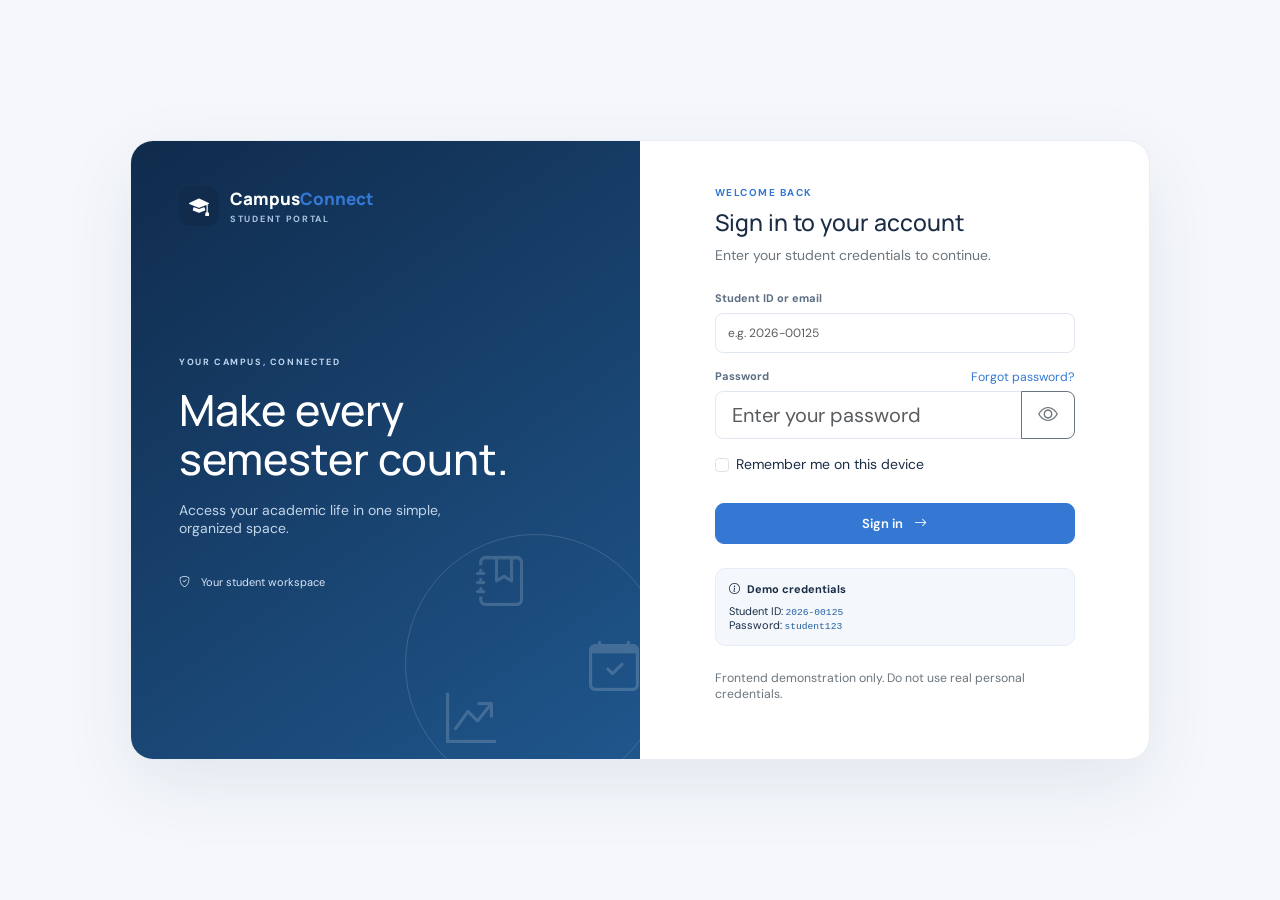
<file: index.html>
<!doctype html><html lang="en"><head><meta charset="utf-8"><meta name="viewport" content="width=device-width,initial-scale=1"><title>Sign in | CampusConnect</title><link href="https://cdn.jsdelivr.net/npm/bootstrap@5.3.3/dist/css/bootstrap.min.css" rel="stylesheet"><link href="https://cdn.jsdelivr.net/npm/bootstrap-icons@1.11.3/font/bootstrap-icons.min.css" rel="stylesheet"><link href="css/style.css" rel="stylesheet"></head><body class="login-page"><main class="login-shell"><section class="login-visual"><div class="brand"><span class="brand-icon"><i class="bi bi-mortarboard-fill"></i></span><span>Campus<span class="brand-blue">Connect</span><small>STUDENT PORTAL</small></span></div><div class="login-message"><span class="hero-kicker">YOUR CAMPUS, CONNECTED</span><h1>Make every<br>semester count.</h1><p>Access your academic life in one simple, organized space.</p><div class="login-feature"><i class="bi bi-shield-check"></i> Your student workspace</div></div><div class="login-orbit"><i class="bi bi-journal-bookmark"></i><i class="bi bi-calendar-check"></i><i class="bi bi-graph-up-arrow"></i></div></section><section class="login-panel"><div class="login-form"><div class="brand compact"><span class="brand-icon"><i class="bi bi-mortarboard-fill"></i></span><span>Campus<span class="brand-blue">Connect</span></span></div><span class="eyebrow blue-text">WELCOME BACK</span><h2>Sign in to your account</h2><p class="text-secondary mb-4">Enter your student credentials to continue.</p><div id="loginFeedback" aria-live="polite"></div><form id="loginForm" novalidate><label class="form-label" for="studentId">Student ID or email</label><input class="form-control form-control-lg mb-3" id="studentId" placeholder="e.g. 2026-00125" autocomplete="username" required><div class="d-flex justify-content-between"><label class="form-label" for="password">Password</label><a href="#" id="forgotPassword" class="small">Forgot password?</a></div><div class="input-group input-group-lg mb-3"><input class="form-control" id="password" type="password" placeholder="Enter your password" autocomplete="current-password" required><button class="btn btn-outline-secondary" type="button" id="togglePassword" aria-label="Show password"><i class="bi bi-eye"></i></button></div><div class="form-check mb-4"><input class="form-check-input" type="checkbox" id="remember"><label class="form-check-label" for="remember">Remember me on this device</label></div><button class="btn btn-primary btn-lg w-100" type="submit">Sign in <i class="bi bi-arrow-right ms-2"></i></button></form><div class="demo-box mt-4"><b><i class="bi bi-info-circle me-1"></i> Demo credentials</b><p class="mb-0 mt-2">Student ID: <code>2026-00125</code><br>Password: <code>student123</code></p></div><p class="small text-secondary mt-4">Frontend demonstration only. Do not use real personal credentials.</p></div></section></main><script src="https://cdn.jsdelivr.net/npm/bootstrap@5.3.3/dist/js/bootstrap.bundle.min.js"></script><script src="js/auth.js"></script></body></html>
</file>
<file: css/style.css>
@import url('https://fonts.googleapis.com/css2?family=DM+Sans:wght@400;500;600;700&family=Manrope:wght@500;600;700;800&display=swap');
:root{--navy:#112b4c;--navy2:#1b426f;--blue:#3478d4;--blue2:#eaf3ff;--ink:#1a2d45;--muted:#7d8b9d;--line:#e8edf3;--bg:#f5f7fb;--green:#1e9b70}
*{box-sizing:border-box}body{margin:0;background:var(--bg);color:var(--ink);font:14px 'DM Sans',sans-serif}h1,h2,h3,h4,h5,strong{font-family:'Manrope',sans-serif}a{color:var(--blue);text-decoration:none}a:hover{color:#205cae}.sidebar{position:fixed;inset:0 auto 0 0;width:250px;background:#fff;border-right:1px solid var(--line);padding:25px 17px;display:flex;flex-direction:column;z-index:1030}.brand{display:flex;align-items:center;gap:11px;color:var(--ink);font:800 17px Manrope;margin:0 8px 42px}.brand:hover{color:var(--ink)}.brand small{display:block;font:700 9px 'DM Sans';letter-spacing:1.7px;color:#98a5b5;margin-top:3px}.brand-icon{width:40px;height:40px;border-radius:12px;background:var(--navy);color:#fff;display:grid;place-items:center;font-size:20px}.brand-blue{color:var(--blue)}.nav-caption,.eyebrow{font-size:10px;font-weight:700;letter-spacing:1.5px;color:#9aa7b6}.nav-caption{padding:0 12px 12px}.sidebar nav{display:grid;gap:5px}.nav-link{display:flex;align-items:center;gap:13px;color:#64758a;padding:11px 13px;border-radius:10px;font-weight:600;transition:.2s}.nav-link i{font-size:17px}.nav-link:hover{background:#f3f7fc;color:var(--blue)}.nav-link.active{background:var(--blue2);color:var(--blue)}.sidebar-bottom{margin-top:auto}.help-card{background:#f5f8fc;border:1px solid var(--line);padding:14px;border-radius:12px;margin:0 3px 14px;display:grid;gap:5px}.help-card i{font-size:19px;color:var(--blue)}.help-card small{color:var(--muted);line-height:1.5}.logout-link{width:100%;border:0;background:transparent}.main-content{margin-left:250px;min-height:100vh}.topbar{height:83px;background:#fff;border-bottom:1px solid var(--line);display:flex;align-items:center;justify-content:space-between;padding:0 34px;position:sticky;top:0;z-index:900}.topbar h1{font-size:19px;margin:3px 0 0;font-weight:800}.top-actions,.user-menu{display:flex;align-items:center;gap:15px}.term-chip,.soft-pill{background:#f0f5fc;color:#57718f;padding:8px 12px;border-radius:30px;font-size:11px;font-weight:700}.term-chip i{margin-right:5px}.icon-button{width:36px;height:36px;border:0;background:transparent;color:#61758d;border-radius:9px;font-size:18px;position:relative}.icon-button:hover{background:#f0f5fc}.notification b{position:absolute;width:6px;height:6px;border-radius:50%;background:#ee6c6c;right:7px;top:7px}.avatar-sm{width:36px;height:36px;border-radius:50%;display:grid;place-items:center;background:#dceaff;color:#2764ad;font-weight:800}.user-menu{gap:9px}.user-text{display:grid;gap:1px}.user-text strong{font-size:12px}.user-text small{font-size:10px;color:var(--muted)}.page-wrap{max-width:1500px;margin:auto;padding:28px 34px}.page-heading{display:flex;justify-content:space-between;align-items:center;margin-bottom:23px}.page-heading h2{font-size:20px;margin:0 0 5px}.page-heading p{color:var(--muted);margin:0}.enrolled-tag{background:#eaf8f2;color:#18865f;padding:7px 11px;border-radius:30px;font-size:11px;font-weight:700;white-space:nowrap}.enrolled-tag i{margin-right:5px}.hero-banner{border-radius:18px;padding:29px 34px;background:linear-gradient(115deg,#15365f,#2865a4);color:#fff;display:flex;justify-content:space-between;align-items:center;overflow:hidden;position:relative;margin-bottom:20px}.hero-banner h2{font-size:27px;line-height:1.25;margin:12px 0}.hero-banner p{color:#d4e2f3;margin-bottom:18px}.hero-kicker{font-size:9px;letter-spacing:1.6px;font-weight:700;color:#bed5f0}.hero-art{font-size:105px;color:#ffffff22;margin-right:7%;position:relative}.hero-art span{font-size:40px;position:absolute;top:0;right:-30px;color:#ffffff88}.btn{border-radius:9px;font-weight:600;font-size:13px;padding:10px 15px}.btn-primary{background:var(--blue);border-color:var(--blue)}.btn-primary:hover{background:#2466bb;border-color:#2466bb}.stats-grid{display:grid;grid-template-columns:repeat(4,minmax(0,1fr));gap:15px}.stat-card{background:#fff;border:1px solid var(--line);border-radius:14px;padding:17px;display:flex;align-items:center;gap:13px;min-width:0}.stat-icon{width:42px;height:42px;border-radius:12px;background:#edf4ff;color:var(--blue);display:grid;place-items:center;font-size:19px;flex:none}.stat-card small{display:block;color:var(--muted);font-size:11px;margin-bottom:4px}.stat-card strong{font-size:19px;display:block;white-space:nowrap}.stat-card em{font-style:normal;font-size:10px;color:#1b9b70}.panel{background:#fff;border:1px solid var(--line);border-radius:15px;padding:22px;min-width:0}.panel h3{font-size:15px;margin:0 0 5px}.panel-head{display:flex;justify-content:space-between;align-items:flex-start;gap:12px;margin-bottom:18px}.panel-head p{font-size:11px;color:var(--muted);margin:0}.panel-icon{font-size:22px;color:var(--blue)}.gwa-row{display:flex;align-items:center;gap:18px}.gwa-row>div:first-child{display:grid}.gwa-row>div:first-child strong{font-size:28px}.gwa-row small{font-size:10px;color:var(--muted)}.progress{height:7px;background:#edf1f6;border-radius:9px}.progress-bar{background:var(--blue);border-radius:9px}.mini-chart{height:125px;display:flex;align-items:end;justify-content:space-around;border-bottom:1px solid var(--line);margin-top:14px;padding:0 12px}.mini-chart div{height:100%;width:12%;display:flex;flex-direction:column;align-items:center;justify-content:end;gap:7px}.mini-chart i{display:block;width:23px;max-height:95px;border-radius:6px 6px 0 0;background:linear-gradient(#70a8ed,#d8e9ff)}.mini-chart small{font-size:10px;color:var(--muted)}.event-list{display:grid;gap:14px}.event{display:flex;align-items:center;gap:13px}.event>b{width:43px;height:43px;display:grid;place-content:center;text-align:center;border-radius:10px;background:#eff5ff;color:var(--blue);font-size:9px;line-height:1.2}.event>b strong{font-size:16px}.event div{display:grid;gap:4px}.event div strong{font-size:12px}.event div small{color:var(--muted);font-size:10px}.announcement-row{padding:12px 0;border-bottom:1px solid var(--line);display:flex;gap:12px}.announcement-row:last-child{border:0;padding-bottom:0}.announcement-icon{width:36px;height:36px;border-radius:10px;background:#edf4ff;color:var(--blue);display:grid;place-items:center;flex:none}.announcement-row strong{font-size:12px}.announcement-row p{font-size:11px;color:var(--muted);margin:4px 0}.announcement-row small{font-size:10px;color:#9aa5b2}.quick-grid{display:grid;grid-template-columns:repeat(2,1fr);gap:10px}.quick-grid a{border:1px solid var(--line);border-radius:11px;padding:17px 12px;display:grid;gap:9px;color:#53677f;font-size:11px;font-weight:700}.quick-grid a i{font-size:20px;color:var(--blue)}.quick-grid a:hover{background:#f7faff;border-color:#cfe0f7}.footer{display:flex;justify-content:space-between;color:#9aa5b2;font-size:10px;margin-top:30px;padding:10px 2px}.table{font-size:12px;margin-bottom:0;--bs-table-bg:transparent}.table thead th{font-size:10px;text-transform:uppercase;letter-spacing:.6px;color:#8291a3;font-weight:700;background:#f8fafd;border-bottom:1px solid var(--line);white-space:nowrap;padding:13px}.table tbody td{padding:14px 13px;border-color:#eff2f6;color:#52657b;vertical-align:middle}.table tbody tr:last-child td{border-bottom:0}.table td strong{color:var(--ink)}.subject-code{background:#eef4fc;color:#386da9;border-radius:6px;padding:5px 7px;font-size:10px;font-weight:700}.grade-pill,.status-pill{font-size:10px;font-weight:700;padding:5px 8px;border-radius:20px;background:#eaf8f2;color:#19865f}.status-late{background:#fff5e5;color:#b87a19}.status-absent{background:#fff0f0;color:#c34d4d}.schedule-table td:first-child{font-weight:700;color:var(--ink)}.schedule-legend{display:flex;gap:18px;font-size:10px;color:var(--muted)}.schedule-legend i{display:inline-block;width:8px;height:8px;background:#76a9e8;border-radius:2px;margin-right:5px}.profile-banner{display:flex;align-items:center;gap:17px}.avatar-xl{width:68px;height:68px;border-radius:20px;background:#e2edff;color:#2867b4;display:grid;place-items:center;font-size:23px;font-weight:800;overflow:hidden;background-size:cover;background-position:center}.profile-title h3{font-size:17px;margin:0 0 5px}.profile-title p{color:var(--muted);font-size:11px;margin-bottom:7px}.form-heading{font-size:13px;font-weight:800;margin-bottom:16px}.form-label{font-size:11px;font-weight:700;color:#5c6e83}.form-control,.form-select,.input-group-text{border-color:#e1e7ef;border-radius:8px;font-size:12px;padding:10px 12px}.form-control:focus,.form-select:focus{border-color:#8db8ef;box-shadow:0 0 0 .2rem #3478d41a}.form-control:disabled{background:#f7f9fc}.setting-row,.account-row{display:flex;align-items:center;justify-content:space-between;padding:15px 0;border-bottom:1px solid var(--line)}.setting-row strong{font-size:12px}.setting-row small{display:block;color:var(--muted);font-size:10px;margin-top:4px}.account-row span{color:var(--muted);font-size:11px}.account-row b{font-size:11px}.form-switch .form-check-input{width:2.2em;height:1.2em}.page-card{height:100%;padding:20px}.category{display:inline-block;background:#edf4ff;color:#3a71b2;padding:5px 8px;border-radius:20px;font-size:9px;font-weight:700}.page-card h3{font-size:15px;margin:12px 0 8px}.page-card p{color:#6f7f91;font-size:12px;line-height:1.6}.page-card small{font-size:10px;color:#9aa5b2}.read-more{font-size:11px;font-weight:700}.mobile-toggle,.sidebar-backdrop{display:none}
.login-page{min-height:100vh;background:#f5f7fb;display:grid;place-items:center;padding:25px}.login-shell{width:min(1020px,100%);min-height:620px;background:#fff;border:1px solid var(--line);border-radius:23px;overflow:hidden;display:grid;grid-template-columns:1fr 1fr;box-shadow:0 24px 75px #17385c15}.login-visual{background:linear-gradient(145deg,#102b4c,#1f568c);padding:45px 48px;color:#fff;position:relative;overflow:hidden;display:flex;flex-direction:column}.login-visual .brand{color:#fff;margin:0}.login-visual .brand small{color:#aac4e2}.login-message{margin:auto 0;position:relative;z-index:1}.login-message h1{font-size:43px;line-height:1.13;margin:17px 0}.login-message p{color:#c3d5e9;max-width:300px}.login-feature{font-size:11px;margin-top:38px;color:#d8e6f5}.login-feature i{margin-right:8px}.login-orbit{position:absolute;right:-25px;bottom:-35px;width:260px;height:260px;border:1px solid #ffffff25;border-radius:50%;display:grid;place-items:center;color:#ffffff2b;font-size:50px}.login-orbit i:nth-child(1){position:absolute;top:15px;left:70px}.login-orbit i:nth-child(2){position:absolute;right:25px;top:100px}.login-orbit i:nth-child(3){position:absolute;left:40px;bottom:40px}.login-panel{display:grid;place-items:center;padding:40px}.login-form{width:min(360px,100%)}.brand.compact{display:none}.login-form h2{font-size:23px;margin:9px 0}.blue-text{color:var(--blue)}.demo-box{background:#f4f8fd;border:1px solid #e4edf8;border-radius:10px;padding:13px;font-size:11px}.demo-box code{color:#245e9f}.footer-note{font-size:10px}
@media(max-width:1100px){.stats-grid{grid-template-columns:repeat(2,1fr)}.sidebar{width:225px}.main-content{margin-left:225px}.page-wrap{padding:24px}}
@media(max-width:800px){.sidebar{transform:translateX(-100%);transition:transform .25s}.sidebar.open{transform:translateX(0)}.sidebar-backdrop.show{display:block;position:fixed;inset:0;background:#0c20394d;z-index:1020}.main-content{margin-left:0}.mobile-toggle{display:inline-grid;place-items:center}.topbar{padding:0 18px;gap:10px}.topbar h1{font-size:16px}.page-wrap{padding:22px 18px}.term-chip{display:none}.login-shell{grid-template-columns:1fr;max-width:520px}.login-visual{display:none}.brand.compact{display:flex;margin:0 0 32px}.login-panel{padding:35px 25px}}
@media(max-width:520px){.stats-grid{grid-template-columns:1fr 1fr;gap:9px}.stat-card{padding:12px;gap:9px}.stat-icon{width:35px;height:35px}.stat-card strong{font-size:15px}.stat-card small{font-size:9px}.page-heading{align-items:flex-start}.page-heading h2{font-size:17px}.enrolled-tag{font-size:9px}.hero-banner{padding:23px}.hero-banner h2{font-size:22px}.hero-art{font-size:65px;margin:0}.panel{padding:16px}.gwa-row{flex-wrap:wrap}.gwa-row>div:nth-child(2){min-width:100%}.footer{display:grid;gap:5px}.profile-banner{flex-wrap:wrap}.profile-banner .btn{margin-left:0!important}.top-actions{gap:4px}.user-text{display:none}.topbar{height:72px}.login-page{padding:12px}.login-panel{padding:25px 18px}}
</file>
